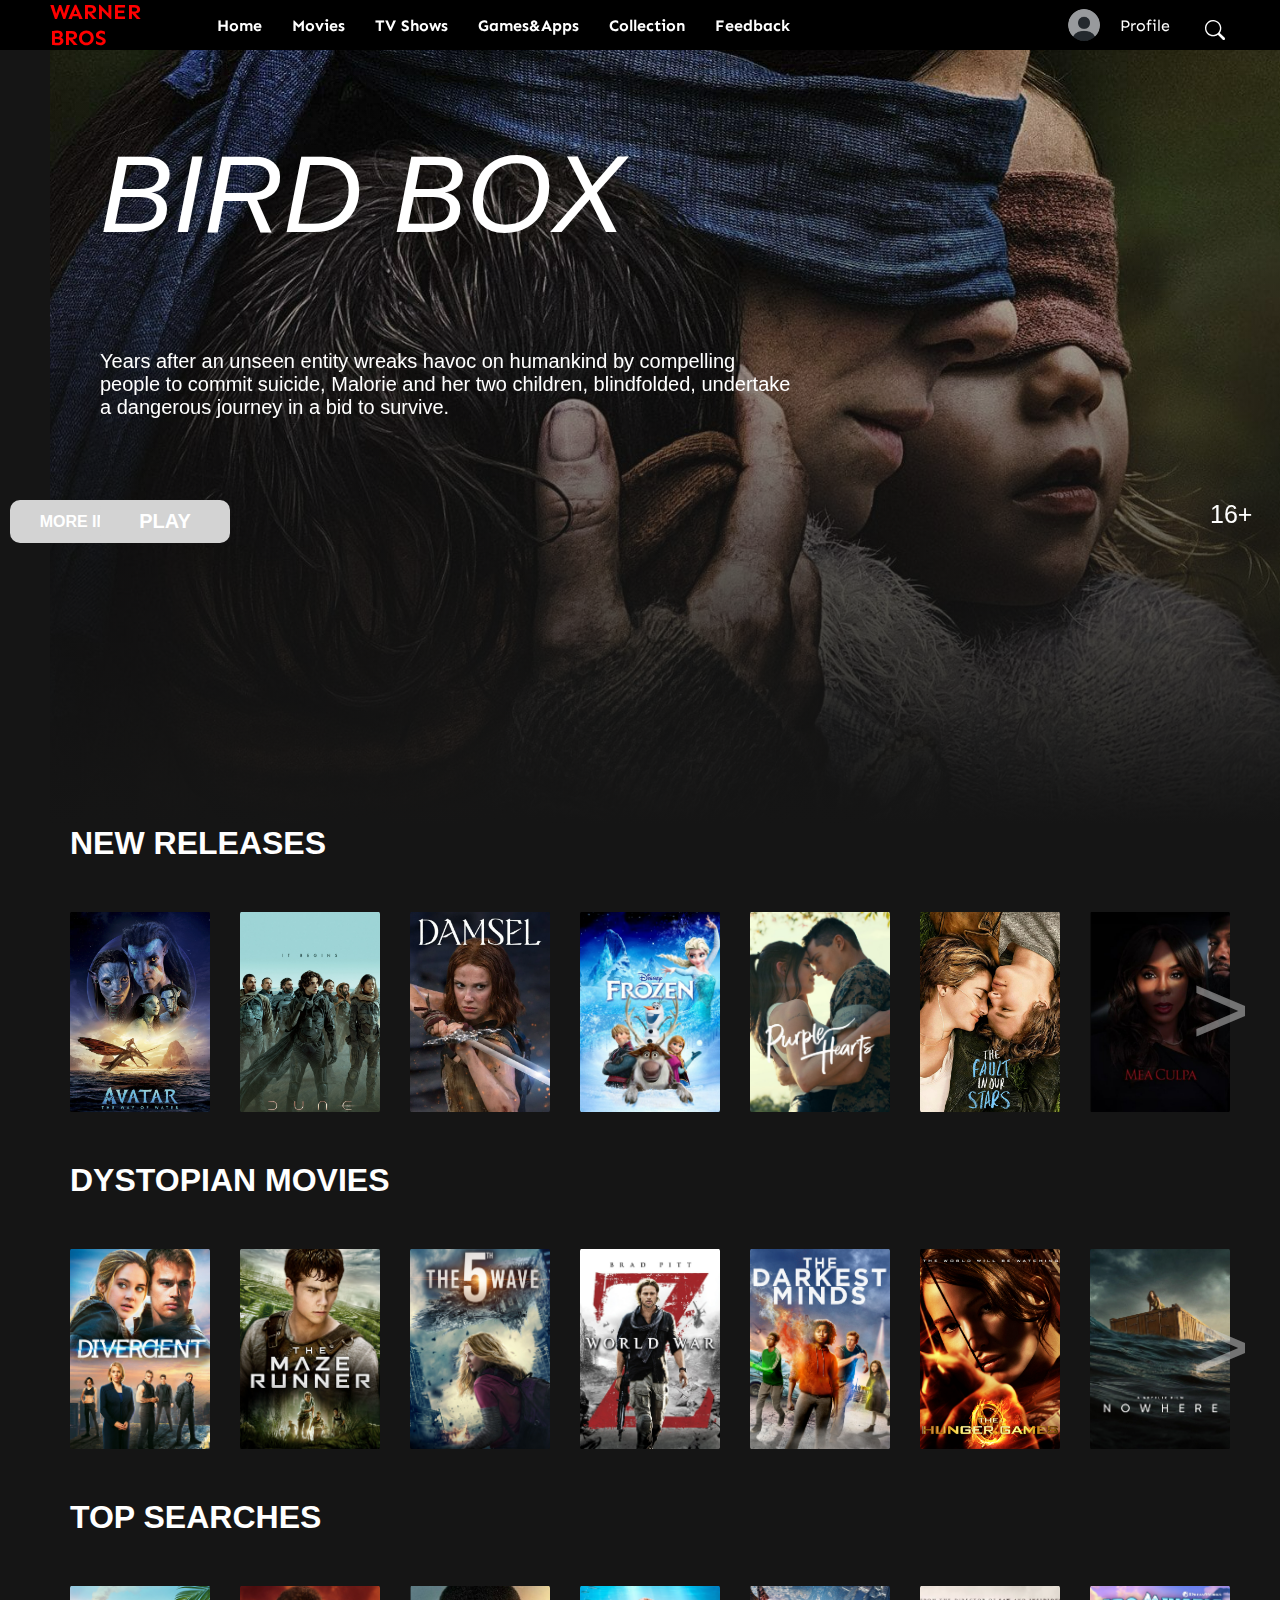
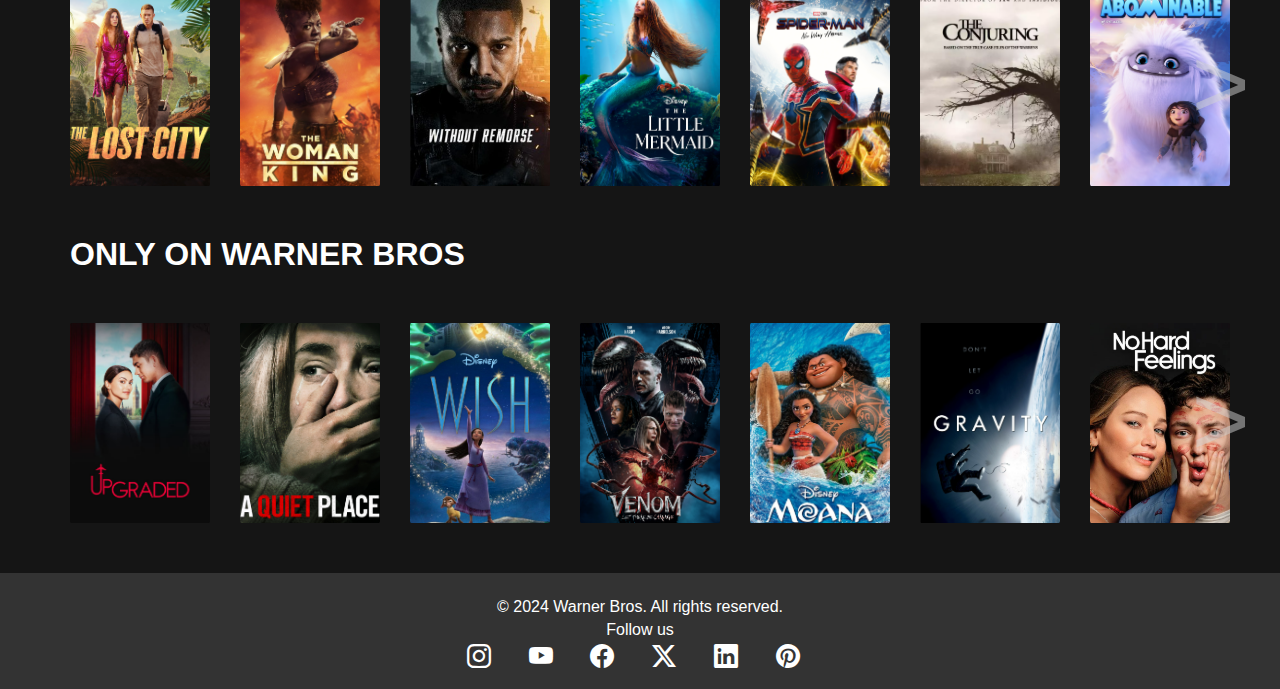
<file: index.html>
<html lang="en">

<head>
    <meta charset="UTF-8">
    <meta http-equiv="X-UA-Compatible" content="IE=edge">
    <meta name="viewport" content="width=device-width, initial-scale=1.0">
    <link rel="stylesheet" href="mystyle.css">
    <link rel="stylesheet" href="https://fonts.googleapis.com/css2?family=Roboto:wght@100;300;400;500;700;900&family=Sen:wght@400;700;800&display=swap">
    <link rel="stylesheet" href="https://cdn.jsdelivr.net/npm/bootstrap-icons@1.11.3/font/bootstrap-icons.min.css">
    <link rel="shortcut icon" href="images/logo.png" type="image/x-icon">
    <title>WARNER BROS</title>
</head>

<body>
    <header>
    <div class="navbar">
        <div class="navbar-container">
            <div class="logo-container">
                <h1 class="logo">WARNER BROS</h1>
            </div>
            <div class="menu-container">
                <ul class="menu-list">
                    <li><a href="index.html" class="menu-list-item active">Home</a></li>
                    <li><a href="movies.html" class="menu-list-item active">Movies</a></li>
                    <li><a href="tv shows.html" class="menu-list-item active">TV Shows</a></li>
                    <li><a href="games&apps.html" class="menu-list-item active">Games&Apps</a></li>
                    <li><a href="collection.html" class="menu-list-item active">Collection</a></li>
                    <li><a href="feedback.html" class="menu-list-item active">Feedback</a></li>

                </ul>
            </div>
            <div class="profile-container">
                <img class="profile-picture" src="images/user.png" alt="user">
                <div class="profile-text-container">
                    <span class="profile-text">Profile</span>
                </div>                
            </div>
            <div class="button">
                <span class="btn1"><i class="bi bi-search" style="width: 10px; height:10px;"></i></span> 
            </div>
        </div>
    </div>
    </header>
    
    <div class="container">
        <div class="content-container">
            <div class="featured-content"
                style="background: linear-gradient(to bottom, rgba(0,0,0,0), #151515), url('images/birdboxx.png');">
                <p class="featured-desc" style="position: absolute; top: 100px; font-size: 110px; font-style:oblique;">BIRD BOX</p> 
                <p class="featured-descc">Years after an unseen entity wreaks havoc on humankind by compelling people to commit suicide, Malorie and her two children, blindfolded, undertake a dangerous journey in a bid to survive.</p>
                <p class="movie-details" style="width: 10px; position: absolute; top: 500px; right: 60px; font-size: 25px;">16+</p>
                <button class="featured-button" style="position:absolute; top: 500px; right: 1120px; font-size: 16px; width: 150px; height:43px;">MORE INFO</button>
                <button class="featured-button" style="position:absolute; top: 500px; font-size: 20px; width: 130px;">PLAY</button>
            </div>
            <section>
            <div class="movie-list-container">
                <h1 class="movie-list-title">NEW RELEASES</h1>
                <div class="movie-list-wrapper">
                    <div class="arrow left-arrow">&lt;</div>
                    <div class="movie-list">
                        <div class="movie-list-item">
                            <img class="movie-list-item-img" src="images/avatar.png" alt="" style="width: 140px; height: 200px; border-radius: 1%;">
                            <span class="movie-list-item-title">AVATAR</span>
                            <p class="movie-list-item-desc"></p>
                            <button class="movie-list-item-button">Recently Added</button>
                        </div>
                        <div class="movie-list-item">
                            <img class="movie-list-item-img" src="images/dune.png" alt="" style="width: 140px; height: 200px; border-radius: 1%;">
                            <span class="movie-list-item-title">DUNE</span>
                            <p class="movie-list-item-desc"></p>
                            <button class="movie-list-item-button">Recently Added</button>
                        </div>
                        <div class="movie-list-item">
                            <img class="movie-list-item-img" src="images/dam.png" alt="" style="width: 140px; height: 200px; border-radius: 1%;">
                            <span class="movie-list-item-title">DAMSEL</span>
                            <p class="movie-list-item-desc"></p>
                            <button class="movie-list-item-button">Recently Added</button>
                        </div>
                        <div class="movie-list-item">
                            <img class="movie-list-item-img" src="images/frozen.png" alt="" style="width: 140px; height: 200px; border-radius: 1%;">
                            <span class="movie-list-item-title">FROZEN</span>
                            <p class="movie-list-item-desc"></p>
                            <button class="movie-list-item-button">Recently Added</button>
                        </div>
                        <div class="movie-list-item">
                            <img class="movie-list-item-img" src="images/purple hearts.png" alt="" style="width: 140px; height: 200px; border-radius: 1%;">
                            <span class="movie-list-item-title">PURPLE HEARTS</span>
                            <p class="movie-list-item-desc"></p>
                            <button class="movie-list-item-button">Recently Added</button>
                        </div>
                        <div class="movie-list-item">
                            <img class="movie-list-item-img" src="images/fault in our stars.png" alt="" style="width: 140px; height: 200px; border-radius: 1%;">
                            <span class="movie-list-item-title">THE FAULT IN OUR STARS</span>
                            <p class="movie-list-item-desc"></p>
                            <button class="movie-list-item-button">Recently Added</button>
                        </div>
                        <div class="movie-list-item">
                            <img class="movie-list-item-img" src="images/mea culpa.png" alt="" style="width: 140px; height: 200px; border-radius: 1%;">
                            <span class="movie-list-item-title">MEA CULPA</span>
                            <p class="movie-list-item-desc"></p>
                            <button class="movie-list-item-button">Recently Added</button>
                        </div>
                        <div class="movie-list-item">
                            <img class="movie-list-item-img" src="images/girls trip.png" alt="" style="width: 140px; height: 200px; border-radius: 1%;">
                            <span class="movie-list-item-title">GIRLS TRIP</span>
                            <p class="movie-list-item-desc"></p>
                            <button class="movie-list-item-button">Recently Added</button>
                        </div>
                        <div class="movie-list-item">
                            <img class="movie-list-item-img" src="images/everything evrything.png" alt="" style="width: 140px; height: 200px; border-radius: 1%;">
                            <span class="movie-list-item-title">EVERYTHING EVERYTHING</span>
                            <p class="movie-list-item-desc"></p>
                            <button class="movie-list-item-button">Recently Added</button>
                        </div>
                        <div class="movie-list-item">
                            <img class="movie-list-item-img" src="images/kung fu.png" alt="" style="width: 140px; height: 200px; border-radius: 1%;">
                            <span class="movie-list-item-title">KUNG FU PANDA</span>
                            <p class="movie-list-item-desc"></p>
                            <button class="movie-list-item-button">Recently Added</button>
                        </div>
                    </div>
                    <div class="arrow right-arrow">&gt;</div>
                </div>
            </div>
            <div class="movie-list-container">
                <h1 class="movie-list-title">DYSTOPIAN MOVIES</h1>
                <div class="movie-list-wrapper">
                    <div class="arrow left-arrow">&lt;</div>
                    <div class="movie-list">
                        <div class="movie-list-item">
                            <img class="movie-list-item-img" src="images/divergent.png" alt="" style="width: 140px; height: 200px; border-radius: 1%;">
                            <span class="movie-list-item-title">DIVERGENT</span>
                            <p class="movie-list-item-desc">2014  Action/Sci-fi   2hr 19m</p>
                            <button class="movie-list-item-button">Watch</button>
                        </div>
                        <div class="movie-list-item">
                            <img class="movie-list-item-img" src="images/maze runner.png" alt="" style="width: 140px; height: 200px; border-radius: 1%;">
                            <span class="movie-list-item-title">MAZE RUNNER</span>
                            <p class="movie-list-item-desc">2014 Sci-fi/Action 1hr 53m</p>
                            <button class="movie-list-item-button">Watch</button>
                        </div>
                        <div class="movie-list-item">
                            <img class="movie-list-item-img" src="images/5th wave.png" alt="" style="width: 140px; height: 200px; border-radius: 1%;">
                            <span class="movie-list-item-title">THE 5TH WAVE</span>
                            <p class="movie-list-item-desc">2016 Sci-fi/Action 1h 52m</p>
                            <button class="movie-list-item-button">Watch</button>
                        </div>
                        <div class="movie-list-item">
                            <img class="movie-list-item-img" src="images/world war z.png" alt="" style="width: 140px; height: 200px; border-radius: 1%;">
                            <span class="movie-list-item-title">WORLD WAR Z</span>
                            <p class="movie-list-item-desc">2013 Horror/Action 1hr 56m</p>
                            <button class="movie-list-item-button">Watch</button>
                        </div>
                        <div class="movie-list-item">
                            <img class="movie-list-item-img" src="images/darkest minds.png" alt="" style="width: 140px; height: 200px; border-radius: 1%;">
                            <span class="movie-list-item-title">THE DARKEST MINDS</span>
                            <p class="movie-list-item-desc">2018 Sci-fi/Action 1hr 45m</p>
                            <button class="movie-list-item-button">Watch</button>
                        </div>
                        <div class="movie-list-item">
                            <img class="movie-list-item-img" src="images/hunger games.png" alt="" style="width: 140px; height: 200px; border-radius: 1%;">
                            <span class="movie-list-item-title">THE HUNGER GAMES</span>
                            <p class="movie-list-item-desc">2012 Action/Adventure 2hr 22m</p>
                            <button class="movie-list-item-button">Watch</button>
                        </div>
                        <div class="movie-list-item">
                            <img class="movie-list-item-img" src="images/nowhere.png" alt="" style="width: 140px; height: 200px; border-radius: 1%;">
                            <span class="movie-list-item-title">NOWHERE</span>
                            <p class="movie-list-item-desc">2023 Thriller/Drama 1hr 49m</p>
                            <button class="movie-list-item-button">Watch</button>
                        </div>
                        <div class="movie-list-item">
                            <img class="movie-list-item-img" src="images/extinction.png" alt="" style="width: 140px; height: 200px; border-radius: 1%;">
                            <span class="movie-list-item-title">EXTINCTION</span>
                            <p class="movie-list-item-desc"></p>
                            <button class="movie-list-item-button">Watch</button>
                        </div>
                        <div class="movie-list-item">
                            <img class="movie-list-item-img" src="images/how it ends.png" alt="" style="width: 140px; height: 200px; border-radius: 1%;">
                            <span class="movie-list-item-title">HOW IT ENDS</span>
                            <p class="movie-list-item-desc"></p>
                            <button class="movie-list-item-button">Watch</button>
                        </div>
                        <div class="movie-list-item">
                            <img class="movie-list-item-img" src="images/the happening.png" alt="" style="width: 140px; height: 200px; border-radius: 1%;">
                            <span class="movie-list-item-title">THE HAPPENING</span>
                            <p class="movie-list-item-desc"></p>
                            <button class="movie-list-item-button">Watch</button>
                        </div>
                    </div>
                    <div class="arrow right-arrow">&gt;</div>
                </div>
            </div>
            
            <div class="movie-list-container">
                <h1 class="movie-list-title">TOP SEARCHES</h1>
                <div class="movie-list-wrapper">
                    <div class="arrow left-arrow">&lt;</div>
                    <div class="movie-list">
                        <div class="movie-list-item">
                            <img class="movie-list-item-img" src="images/the lost city.png" alt="" style="width: 140px; height: 200px; border-radius: 1%;">
                            <span class="movie-list-item-title">THE LOST CITY</span>
                            <p class="movie-list-item-desc"></p>
                            <button class="movie-list-item-button">Watch</button>
                        </div>
                        <div class="movie-list-item">
                            <img class="movie-list-item-img" src="images/woman king.png" alt="" style="width: 140px; height: 200px; border-radius: 1%;">
                            <span class="movie-list-item-title">THE WOMAN KING</span>
                            <p class="movie-list-item-desc"></p>
                            <button class="movie-list-item-button">Watch</button>
                        </div>
                        <div class="movie-list-item">
                            <img class="movie-list-item-img" src="images/without remorse.png" alt="" style="width: 140px; height: 200px; border-radius: 1%;">
                            <span class="movie-list-item-title">WITHOUT REMORSE</span>
                            <p class="movie-list-item-desc"></p>
                            <button class="movie-list-item-button">Watch</button>
                        </div>
                        <div class="movie-list-item">
                            <img class="movie-list-item-img" src="images/mermaid.png" alt="" style="width: 140px; height: 200px; border-radius: 1%;">
                            <span class="movie-list-item-title">THE LITTLE MERMAID</span>
                            <p class="movie-list-item-desc"></p>
                            <button class="movie-list-item-button">Watch</button>
                        </div>
                        <div class="movie-list-item">
                            <img class="movie-list-item-img" src="images/spider man.png" alt="" style="width: 140px; height: 200px; border-radius: 1%;">
                            <span class="movie-list-item-title">SPIDER MAN</span>
                            <p class="movie-list-item-desc"></p>
                            <button class="movie-list-item-button">Watch</button>
                        </div>
                        <div class="movie-list-item">
                            <img class="movie-list-item-img" src="images/the conjuring.png" alt="" style="width: 140px; height: 200px; border-radius: 1%;">
                            <span class="movie-list-item-title">THE CONJURING</span>
                            <p class="movie-list-item-desc"></p>
                            <button class="movie-list-item-button">Watch</button>
                        </div>
                        <div class="movie-list-item">
                            <img class="movie-list-item-img" src="images/abominable.png" alt="" style="width: 140px; height: 200px; border-radius: 1%;">
                            <span class="movie-list-item-title">ABOMINABLE</span>
                            <p class="movie-list-item-desc"></p>
                            <button class="movie-list-item-button">Watch</button>
                        </div>
                        <div class="movie-list-item">
                            <img class="movie-list-item-img" src="images/goosebumps.png" alt="" style="width: 140px; height: 200px; border-radius: 1%;">
                            <span class="movie-list-item-title">GOOSEBUMPS</span>
                            <p class="movie-list-item-desc"></p>
                            <button class="movie-list-item-button">Watch</button>
                        </div>
                        <div class="movie-list-item">
                            <img class="movie-list-item-img" src="images/gone girl.png" alt="" style="width: 140px; height: 200px; border-radius: 1%;">
                            <span class="movie-list-item-title">GONE GIRL</span>
                            <p class="movie-list-item-desc"></p>
                            <button class="movie-list-item-button">Watch</button>
                        </div>
                        <div class="movie-list-item">
                            <img class="movie-list-item-img" src="images/johnny english.png" alt="" style="width: 140px; height: 200px; border-radius: 1%;">
                            <span class="movie-list-item-title">JOHNY ENGLISH</span>
                            <p class="movie-list-item-desc"></p>
                            <button class="movie-list-item-button">Watch</button>
                        </div>
                    </div>
                    <div class="arrow right-arrow">&gt;</div>
                </div>
            </div>
            <div class="movie-list-container">
                <h1 class="movie-list-title">ONLY ON WARNER BROS</h1>
                <div class="movie-list-wrapper">
                    <div class="arrow left-arrow">&lt;</div>
                    <div class="movie-list">
                        <div class="movie-list-item">
                            <img class="movie-list-item-img" src="images/upgraded.png" alt="" style="width: 140px; height: 200px; border-radius: 1%;">
                            <span class="movie-list-item-title">UPGRADED</span>
                            <p class="movie-list-item-desc"></p>
                            <button class="movie-list-item-button">Watch</button>
                        </div>
                        <div class="movie-list-item">
                            <img class="movie-list-item-img" src="images/quite place.png" alt="" style="width: 140px; height: 200px; border-radius: 1%;">
                            <span class="movie-list-item-title">THE QUIET PLACE</span>
                            <p class="movie-list-item-desc"></p>
                            <button class="movie-list-item-button">Watch</button>
                        </div>
                        <div class="movie-list-item">
                            <img class="movie-list-item-img" src="images/wish.png" alt="" style="width: 140px; height: 200px; border-radius: 1%;">
                            <span class="movie-list-item-title">WISH</span>
                            <p class="movie-list-item-desc"></p>
                            <button class="movie-list-item-button">Watch</button>
                        </div>
                        <div class="movie-list-item">
                            <img class="movie-list-item-img" src="images/venom.png" alt="" style="width: 140px; height: 200px; border-radius: 1%;">
                            <span class="movie-list-item-title">WAGES OF FEAR</span>
                            <p class="movie-list-item-desc"></p>
                            <button class="movie-list-item-button">Watch</button>
                        </div>
                        <div class="movie-list-item">
                            <img class="movie-list-item-img" src="images/moana.png" alt="" style="width: 140px; height: 200px; border-radius: 1%;">
                            <span class="movie-list-item-title">MOANA</span>
                            <p class="movie-list-item-desc"></p>
                            <button class="movie-list-item-button">Watch</button>
                        </div>
                        <div class="movie-list-item">
                            <img class="movie-list-item-img" src="images/gravity.png" alt="" style="width: 140px; height: 200px; border-radius: 1%;">
                            <span class="movie-list-item-title">GRAVITY</span>
                            <p class="movie-list-item-desc"></p>
                            <button class="movie-list-item-button">Watch</button>
                        </div>
                        <div class="movie-list-item">
                            <img class="movie-list-item-img" src="images/no hard feelings.png" alt="" style="width: 140px; height: 200px; border-radius: 1%;">
                            <span class="movie-list-item-title">NO HARD FEELINGS</span>
                            <p class="movie-list-item-desc"></p>
                            <button class="movie-list-item-button">Watch</button>
                        </div>
                        <div class="movie-list-item">
                            <img class="movie-list-item-img" src="images/alvin.png" alt="" style="width: 140px; height: 200px; border-radius: 1%;">
                            <span class="movie-list-item-title">ALVIN AND THE CHIPMUNKS</span>
                            <p class="movie-list-item-desc"></p>
                            <button class="movie-list-item-button">Watch</button>
                        </div>
                        <div class="movie-list-item">
                            <img class="movie-list-item-img" src="images/charlies angels.png" alt="" style="width: 140px; height: 200px; border-radius: 1%;">
                            <span class="movie-list-item-title">CHARLIE'S ANGELS</span>
                            <p class="movie-list-item-desc"></p>
                            <button class="movie-list-item-button">Watch</button>
                        </div>
                        <div class="movie-list-item">
                            <img class="movie-list-item-img" src="images/black panther.png" alt="" style="width: 140px; height: 200px; border-radius: 1%;">
                            <span class="movie-list-item-title">BLACK PANTHER</span>
                            <p class="movie-list-item-desc"></p>
                            <button class="movie-list-item-button">Watch</button>
                        </div>
                    </div>
                    <div class="arrow right-arrow">&gt;</div>
                </div>
            </div>
        </div>
    </div>
    </section>
    <script src="script.js"></script>
    <footer>
        <p>&copy; 2024 Warner Bros. All rights reserved.</p>
        <p>Follow us</p>
        <a href="https://www.instagram.com/warnerbrosentertainment" target="_blank" aria-label="Instagram"><i class="bi bi-instagram"></i></a>&nbsp;&nbsp;&nbsp;
        <a href="https://www.youtube.com/user/WarnerBrosOnline" target="_blank" aria-label="YouTube"><i class="bi bi-youtube"></i></a>&nbsp;&nbsp;&nbsp;
        <a href="https://www.facebook.com/warnerbrosent" target="_blank" aria-label="Facebook"><i class="bi bi-facebook"></i></a>&nbsp;&nbsp;&nbsp;
        <a href="https://twitter.com/warnerbros" target="_blank" aria-label="Twitter"><i class="bi bi-twitter-x"></i></a>&nbsp;&nbsp;&nbsp;
        <a href="https://www.linkedin.com/company/warner-bros-entertainment" target="_blank" aria-label="LinkedIn"><i class="bi bi-linkedin"></i></a>&nbsp;&nbsp;&nbsp;
        <a href="https://pin.it/2JUZkU4TT" target="_blank" aria-label="Pinterest"><i class="bi bi-pinterest"></i></a>&nbsp;&nbsp;&nbsp;
    </footer>   
</body>
</html>
</file>
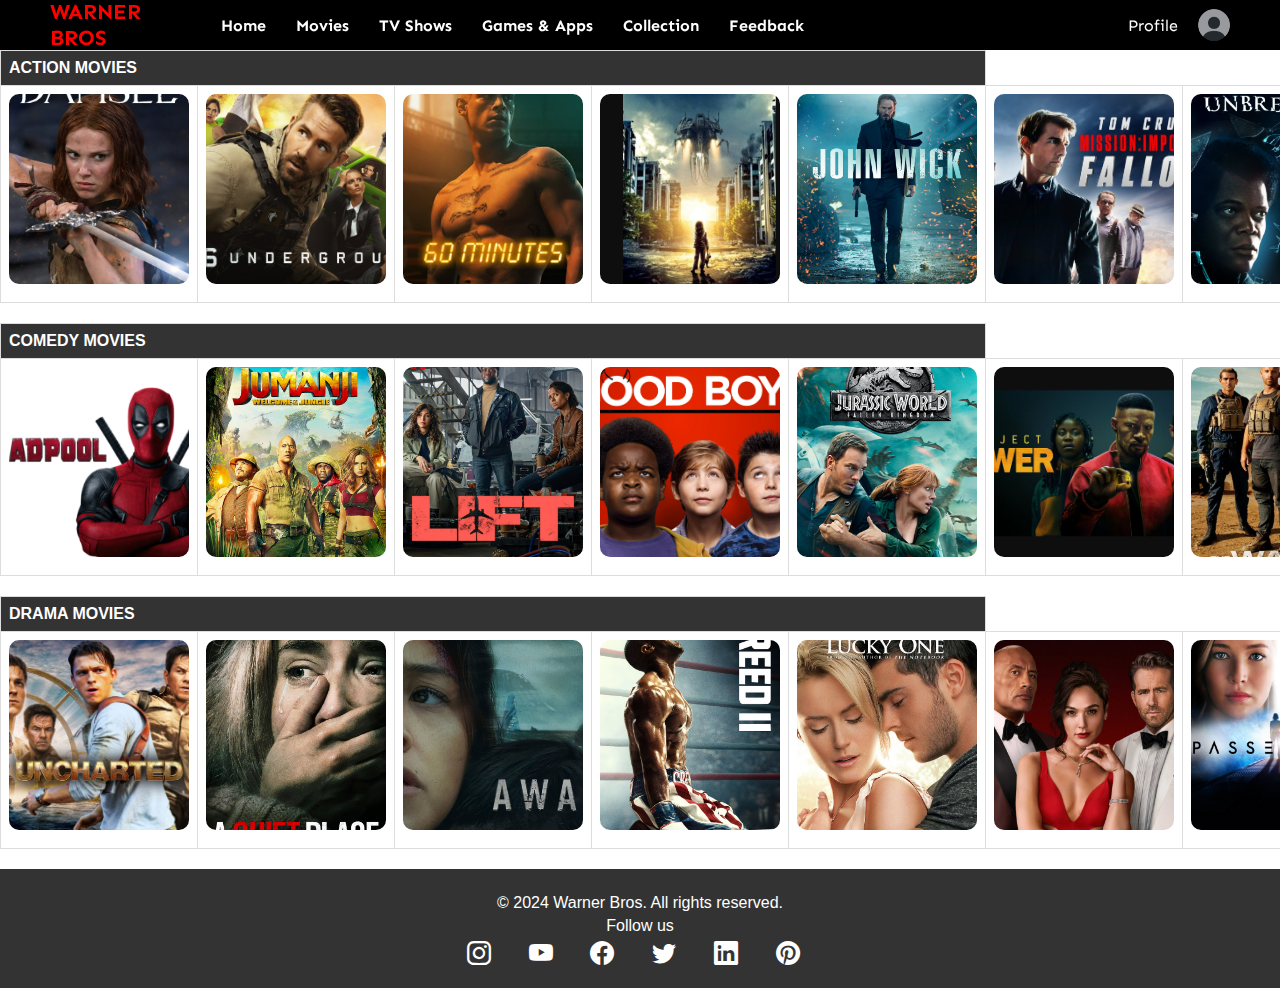
<file: collection.html>
<!DOCTYPE html>
<html lang="en">
<head>
    <meta charset="UTF-8">
    <meta name="viewport" content="width=device-width, initial-scale=1.0">
    <link rel="stylesheet" href="https://fonts.googleapis.com/css2?family=Roboto:wght@100;300;400;500;700;900&family=Sen:wght@400;700;800&display=swap">
    <link rel="stylesheet" href="https://cdn.jsdelivr.net/npm/bootstrap-icons@1.11.3/font/bootstrap-icons.min.css">
    <link rel="stylesheet" href="mystyle.css">
    <title>WARNER BROS</title>
    <style>
        .genre-table {
            width: 50%;
            margin-bottom: 20px;
            border-collapse: collapse;
        }

        .genre-table th, .genre-table td {
            border: 1px solid #ddd;
            padding: 8px;
            text-align: left;
        }

        .genre-table th {
            color: white;
        }

        .arrow {
            font-size: 25px;
            cursor: pointer;
            color: lightgray;
            opacity: 0.5;
        }

        .arrow:hover {
            opacity: 1;
        }

        .movie-list {
            display: flex;
            overflow:hidden;
            transition: transform 0.5s ease-in-out;
        }

        .movie-list-item {
            margin-right: 30px;
            position: relative;
            width: 150px;
            height: 200px;
        }
        .movie-list-item-img{
            width: 180px;
            height: 190px;
            object-fit: cover;
            border-radius: 10px;

        }
        
    </style>
</head>
<body>
    <header>
    <nav class="navbar">
        <div class="navbar-container">
            <div class="logo-container">
                <h1 class="logo">WARNER BROS</h1>
            </div>
            <div class="menu-container">
                <ul class="menu-list">
                    <li><a href="index.html" class="menu-list-item active">Home</a></li>
                    <li><a href="movies.html" class="menu-list-item active">Movies</a></li>
                    <li><a href="tv shows.html" class="menu-list-item active">TV Shows</a></li>
                    <li><a href="games&apps.html" class="menu-list-item active">Games & Apps</a></li>
                    <li><a href="collection.html" class="menu-list-item active">Collection</a></li>
                    <li><a href="feedback.html" class="menu-list-item active">Feedback</a></li>
                </ul>
            </div>
            <div class="profile-container">
                <div class="profile-text-container">Profile</div>
                <img src="images/user.png" alt="Profile" class="profile-picture">
            </div>
        </div>
    </nav>
    </header>
    
    <section>
        <table class="genre-table">
            <thead>
                <tr>
                    <th colspan="5">ACTION MOVIES</th>
                </tr>
            </thead>
            <tbody>
                <tr>
                    <td>
                        <div class="movie-list-item">
                            <img src="images/dam.png" alt="Damsel" class="movie-list-item-img">
                            <div class="movie-list-item-title">DAMSEL</div>
                            <button class="movie-list-item-button">Watch</button>
                        </div>
                    </td>
                    <td>
                        <div class="movie-list-item">
                            <img src="images/6 underground.png" alt="6 Underground" class="movie-list-item-img">
                            <div class="movie-list-item-title">6 UNDERGROUND</div>
                            <button class="movie-list-item-button">Watch</button>
                        </div>
                    </td>
                    <td>
                        <div class="movie-list-item">
                            <img src="images/60 minutes.png" alt="60 Minutes" class="movie-list-item-img">
                            <div class="movie-list-item-title">60 MINUTES</div>
                            <button class="movie-list-item-button">Watch</button>
                        </div>
                    </td>
                    <td>
                        <div class="movie-list-item">
                            <img src="images/extinction.png" alt="Extinction" class="movie-list-item-img">
                            <div class="movie-list-item-title">EXTINCTION</div>
                            <button class="movie-list-item-button">Watch</button>
                        </div>
                    </td>
                    <td>
                        <div class="movie-list-item">
                            <img src="images/john wick.png" alt="John Wick" class="movie-list-item-img">
                            <div class="movie-list-item-title">JOHN WICK</div>
                            <button class="movie-list-item-button">Watch</button>
                        </div>
                    </td>
                    <td>
                        <div class="movie-list-item">
                            <img src="images/mission impossible.png" alt="Mission impossible" class="movie-list-item-img">
                            <div class="movie-list-item-title">MISSION IMPOSSIBLE</div>
                            <button class="movie-list-item-button">Watch</button>
                        </div>
                    </td>
                    <td>
                        <div class="movie-list-item">
                            <img src="images/unbreakable.png" alt="Unbreakable" class="movie-list-item-img">
                            <div class="movie-list-item-title">UNBREAKABLE</div>
                            <button class="movie-list-item-button">Watch</button>
                        </div>
                    </td>
                    <td>
                        <div class="movie-list-item">
                            <img src="images/source code.png" alt="Source code" class="movie-list-item-img">
                            <div class="movie-list-item-title">SOURCE CODE</div>
                            <button class="movie-list-item-button">Watch</button>
                        </div>
                    </td>
                </tr>
            </tbody>
        </table>
        
        <table class="genre-table">
            <thead>
                <tr>
                    <th colspan="5">COMEDY MOVIES</th>
                </tr>
            </thead>
            <tbody>
                <tr>
                    <td>
                        <div class="movie-list-item">
                            <img src="images/deadpool.png" alt="Deadpool" class="movie-list-item-img">
                            <div class="movie-list-item-title">DEADPOOL</div>
                            <button class="movie-list-item-button">Watch</button>
                        </div>
                    </td>
                    <td>
                        <div class="movie-list-item">
                            <img src="images/jumanji.png" alt="Jumanji" class="movie-list-item-img">
                            <div class="movie-list-item-title">JUMANJI</div>
                            <button class="movie-list-item-button">Watch</button>
                        </div>
                    </td>
                    <td>
                        <div class="movie-list-item">
                            <img src="images/lift.png" alt="Lift" class="movie-list-item-img">
                            <div class="movie-list-item-title">LIFT</div>
                            <button class="movie-list-item-button">Watch</button>
                        </div>
                    </td>
                    <td>
                        <div class="movie-list-item">
                            <img src="images/good boys.png" alt="Good Boys" class="movie-list-item-img">
                            <div class="movie-list-item-title">GOOD BOYS</div>
                            <button class="movie-list-item-button">Watch</button>
                        </div>
                    </td>
                    <td>
                        <div class="movie-list-item">
                            <img src="images/jurassic world.png" alt="Jurassic World" class="movie-list-item-img">
                            <div class="movie-list-item-title">JURASSIC WORLD</div>
                            <button class="movie-list-item-button">Watch</button>
                        </div>
                    </td>
                    <td>
                        <div class="movie-list-item">
                            <img src="images/project power.png" alt="Project power" class="movie-list-item-img">
                            <div class="movie-list-item-title">PROJECT POWER</div>
                            <button class="movie-list-item-button">Watch</button>
                        </div>
                    </td>
                    <td>
                        <div class="movie-list-item">
                            <img src="images/wages of fear.png" alt="Wages of fear" class="movie-list-item-img">
                            <div class="movie-list-item-title">WAGES OF FEAR</div>
                            <button class="movie-list-item-button">Watch</button>
                        </div>
                    </td>
                    <td>
                        <div class="movie-list-item">
                            <img src="images/salt.png" alt="Salt" class="movie-list-item-img">
                            <div class="movie-list-item-title">SALT</div>
                            <button class="movie-list-item-button">Watch</button>
                        </div>
                    </td>
                </tr>
            </tbody>
        </table>
        
        <table class="genre-table">
            <thead>
                <tr>
                    <th colspan="5">DRAMA MOVIES</th>
                </tr>
            </thead>
            <tbody>
                <tr>
                    <td>
                        <div class="movie-list-item">
                            <img src="images/unchartered.png" alt="Uncharted" class="movie-list-item-img">
                            <div class="movie-list-item-title">UNCHARTED</div>
                            <button class="movie-list-item-button">Watch</button>
                        </div>
                    </td>
                    <td>
                        <div class="movie-list-item">
                            <img src="images/quite place.png" alt="A Quiet Place" class="movie-list-item-img">
                            <div class="movie-list-item-title">A QUIET PLACE</div>
                            <button class="movie-list-item-button">Watch</button>
                        </div>
                    </td>
                    <td>
                        <div class="movie-list-item">
                            <img src="images/awake.png" alt="Awake" class="movie-list-item-img">
                            <div class="movie-list-item-title">AWAKE</div>
                            <button class="movie-list-item-button">Watch</button>
                        </div>
                    </td>
                    <td>
                        <div class="movie-list-item">
                            <img src="images/creed.png" alt="Creed" class="movie-list-item-img">
                            <div class="movie-list-item-title">CREED</div>
                            <button class="movie-list-item-button">Watch</button>
                        </div>
                    </td>
                    <td>
                        <div class="movie-list-item">
                            <img src="images/lucky one.png" alt="The Lucky One" class="movie-list-item-img">
                            <div class="movie-list-item-title">THE LUCKY ONE</div>
                            <button class="movie-list-item-button">Watch</button>
                        </div>
                    </td>
                    <td>
                        <div class="movie-list-item">
                            <img src="images/red notice.png" alt="Red notice" class="movie-list-item-img">
                            <div class="movie-list-item-title">RED NOTICE</div>
                            <button class="movie-list-item-button">Watch</button>
                        </div>
                    </td>
                    <td>
                        <div class="movie-list-item">
                            <img src="images/passengers.png" alt="Passengers" class="movie-list-item-img">
                            <div class="movie-list-item-title">PASSENGERS</div>
                            <button class="movie-list-item-button">Watch</button>
                        </div>
                    </td>
                    <td>
                        <div class="movie-list-item">
                            <img src="images/night teeth.png" alt="Night teeth" class="movie-list-item-img">
                            <div class="movie-list-item-title">NIGHT TEETH</div>
                            <button class="movie-list-item-button">Watch</button>
                        </div>
                    </td>
                </tr>
            </tbody>
        </table>
    </section>
    <script src="script.js"></script>
    <footer>
        <p>&copy; 2024 Warner Bros. All rights reserved.</p>
        <p>Follow us</p>
        <a href="https://www.instagram.com/warnerbrosentertainment" target="_blank" aria-label="Instagram"><i class="bi bi-instagram"></i></a>&nbsp;&nbsp;&nbsp;
        <a href="https://www.youtube.com/user/WarnerBrosOnline" target="_blank" aria-label="YouTube"><i class="bi bi-youtube"></i></a>&nbsp;&nbsp;&nbsp;
        <a href="https://www.facebook.com/warnerbrosent" target="_blank" aria-label="Facebook"><i class="bi bi-facebook"></i></a>&nbsp;&nbsp;&nbsp;
        <a href="https://twitter.com/warnerbros" target="_blank" aria-label="Twitter"><i class="bi bi-twitter"></i></a>&nbsp;&nbsp;&nbsp;
        <a href="https://www.linkedin.com/company/warner-bros-entertainment" target="_blank" aria-label="LinkedIn"><i class="bi bi-linkedin"></i></a>&nbsp;&nbsp;&nbsp;
        <a href="https://www.pinterest.com/warnerbros" target="_blank" aria-label="Pinterest"><i class="bi bi-pinterest"></i></a>&nbsp;&nbsp;&nbsp;
    </footer>
</body>
</html>
</file>
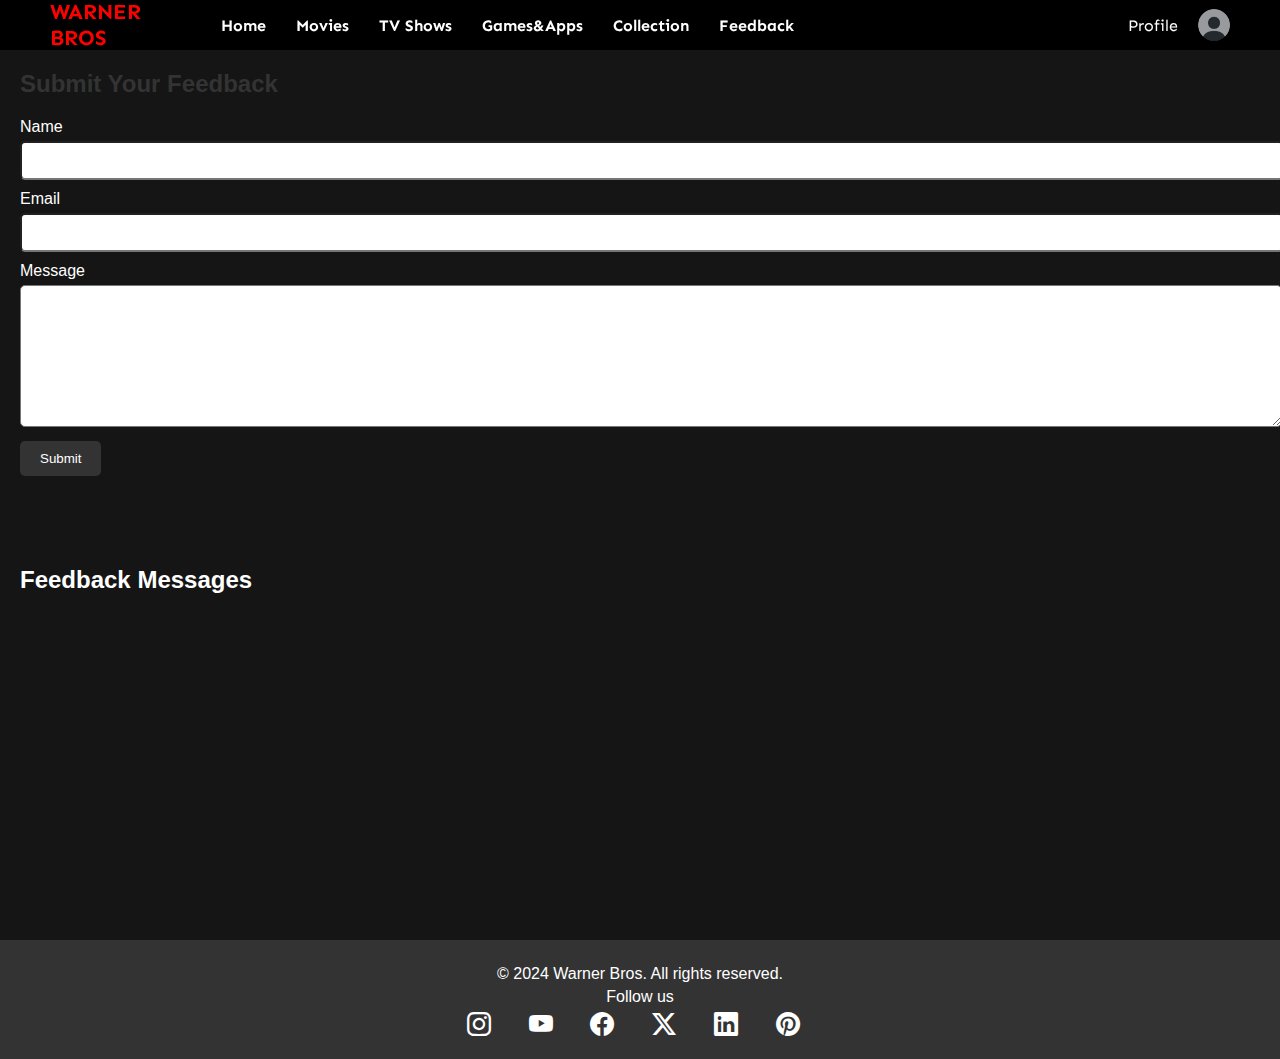
<file: feedback.html>
<!DOCTYPE html>
<html lang="en">
<head>
    <meta charset="UTF-8">
    <meta name="viewport" content="width=device-width, initial-scale=1.0">
    <link rel="stylesheet" href="https://fonts.googleapis.com/css2?family=Roboto:wght@100;300;400;500;700;900&family=Sen:wght@400;700;800&display=swap">
    <link rel="stylesheet" href="https://cdn.jsdelivr.net/npm/bootstrap-icons@1.11.3/font/bootstrap-icons.min.css">
    <link rel="stylesheet" href="mystyle.css">
    <title>WARNER BROS</title>
    <style>
        body {
            font-family: "Sengui UI", sans-serif;
        }

        .container {
            max-width: 9000px;
            margin: 0 auto;
            padding: 20px;
        }

        .feedback-form {
            margin-bottom: 90px;
        }

        .feedback-form h2 {
            margin-bottom: 20px;
            color: #333;
        }

        .feedback-form label {
            display: block;
            margin-bottom: 5px;
        }

        .feedback-form input, .feedback-form textarea {
            width: 100%;
            padding: 10px;
            margin-bottom: 10px;
            border-radius: 5px;
        }

        .feedback-form button {
            padding: 10px 20px;
            background-color: #333;
            color: white;
            border: none;
            border-radius: 5px;
            cursor: pointer;
        }

        .feedback-form button:hover {
            background-color: #555;
        }

        .feedback-messages {
            margin-top: 40px;
        }

        .feedback-message {
            border: 1px solid #ddd;
            border-radius: 5px;
            padding: 20px;
            margin-bottom: 20px;
        }

        .feedback-message h3 {
            margin: 0 0 10px;
            font-size: 18px;
        }

        .feedback-message p {
            margin: 0;
            font-size: 16px;
        }
        
        footer {
            background-color: #333;
            color: white;
            text-align: center;
            padding: 20px 0;
            font-family: 'Arial', sans-serif;
        }

        footer p {
            margin: 5px 0;
        }

        footer i {
            font-size: 24px;
            margin: 0 10px;
            color: white;
            cursor: pointer;
            transition: color 0.3s ease;
        }
    </style>
</head>
<body>
    <header>
    <div class="navbar">
        <div class="navbar-container">
            <div class="logo-container">
                <h1 class="logo">WARNER BROS</h1>
            </div>
            <div class="menu-container">
                <ul class="menu-list">
                    <li><a href="index.html" class="menu-list-item active">Home<a></li>
                        <li><a href="movies.html" class="menu-list-item active">Movies</a></li>
                        <li><a href="tv shows.html" class="menu-list-item active">TV Shows</a></li>
                        <li><a href="games&apps.html" class="menu-list-item active">Games&Apps</a></li>
                        <li><a href="collection.html" class="menu-list-item active">Collection</a></li>
                        <li><a href="feedback.html" class="menu-list-item active">Feedback</a></li>
                </ul>
            </div>
            <div class="profile-container">
                <div class="profile-text-container">Profile</div>
                <img src="images/user.png" alt="Profile" class="profile-picture">
            </div>
        </div>
    </div>
    </header>

    <div class="container">
        <div class="feedback-form">
            <h2>Submit Your Feedback</h2>
            <form id="feedbackForm">
                <label for="name">Name</label>
                <input type="text" id="name" name="name" required>

                <label for="email">Email</label>
                <input type="email" id="email" name="email" required>

                <label for="message">Message</label>
                <textarea id="message" name="message" rows="8" required></textarea>

                <button type="submit">Submit</button>
            </form>
        </div>

        <div class="feedback-messages" id="feedbackMessages">
            <h2>Feedback Messages</h2>
            <!-- Feedback messages will be inserted here -->
        </div>
    </div>

    <footer>
        <p>&copy; 2024 Warner Bros. All rights reserved.</p>
        <p>Follow us</p>
        <a href="https://www.instagram.com/warnerbrosentertainment" target="_blank" aria-label="Instagram"><i class="bi bi-instagram"></i></a>&nbsp;&nbsp;&nbsp;
        <a href="https://www.youtube.com/user/WarnerBrosOnline" target="_blank" aria-label="YouTube"><i class="bi bi-youtube"></i></a>&nbsp;&nbsp;&nbsp;
        <a href="https://www.facebook.com/warnerbrosent" target="_blank" aria-label="Facebook"><i class="bi bi-facebook"></i></a>&nbsp;&nbsp;&nbsp;
        <a href="https://twitter.com/warnerbros" target="_blank" aria-label="Twitter"><i class="bi bi-twitter-x"></i></a>&nbsp;&nbsp;&nbsp;
        <a href="https://www.linkedin.com/company/warner-bros-entertainment" target="_blank" aria-label="LinkedIn"><i class="bi bi-linkedin"></i></a>&nbsp;&nbsp;&nbsp;
        <a href="https://pin.it/2JUZkU4TT" target="_blank" aria-label="Pinterest"><i class="bi bi-pinterest"></i></a>&nbsp;&nbsp;&nbsp;
    </footer> 

    <script>
        document.getElementById('feedbackForm').addEventListener('submit', function(event) {
            event.preventDefault();
            
            const name = document.getElementById('name').value;
            const email = document.getElementById('email').value;
            const message = document.getElementById('message').value;

            const feedbackMessage = document.createElement('div');
            feedbackMessage.classList.add('feedback-message');
            
            const feedbackTitle = document.createElement('h3');
            feedbackTitle.textContent = name + ' (' + email + ')';
            feedbackMessage.appendChild(feedbackTitle);
            
            const feedbackContent = document.createElement('p');
            feedbackContent.textContent = message;
            feedbackMessage.appendChild(feedbackContent);
            
            document.getElementById('feedbackMessages').appendChild(feedbackMessage);

            // Clear the form
            document.getElementById('feedbackForm').reset();
        });
    </script>
</body>
</html>
</file>
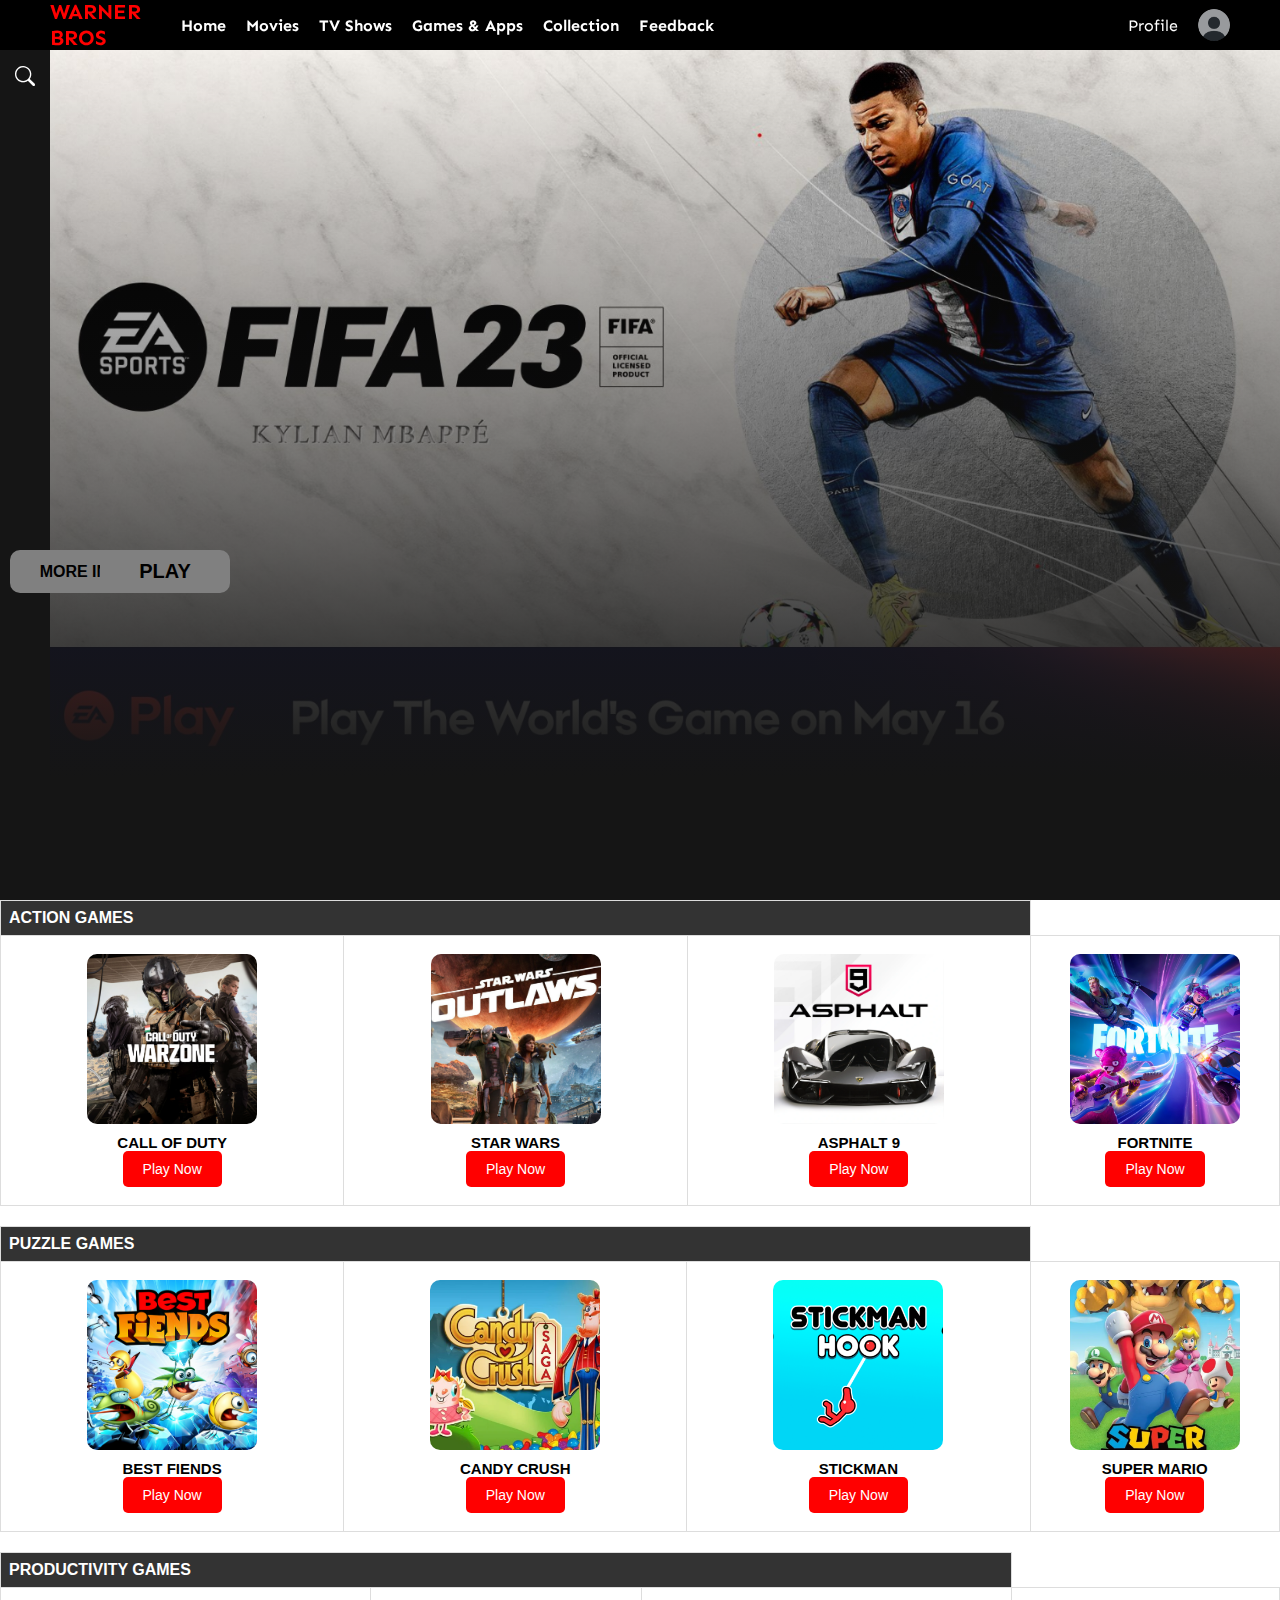
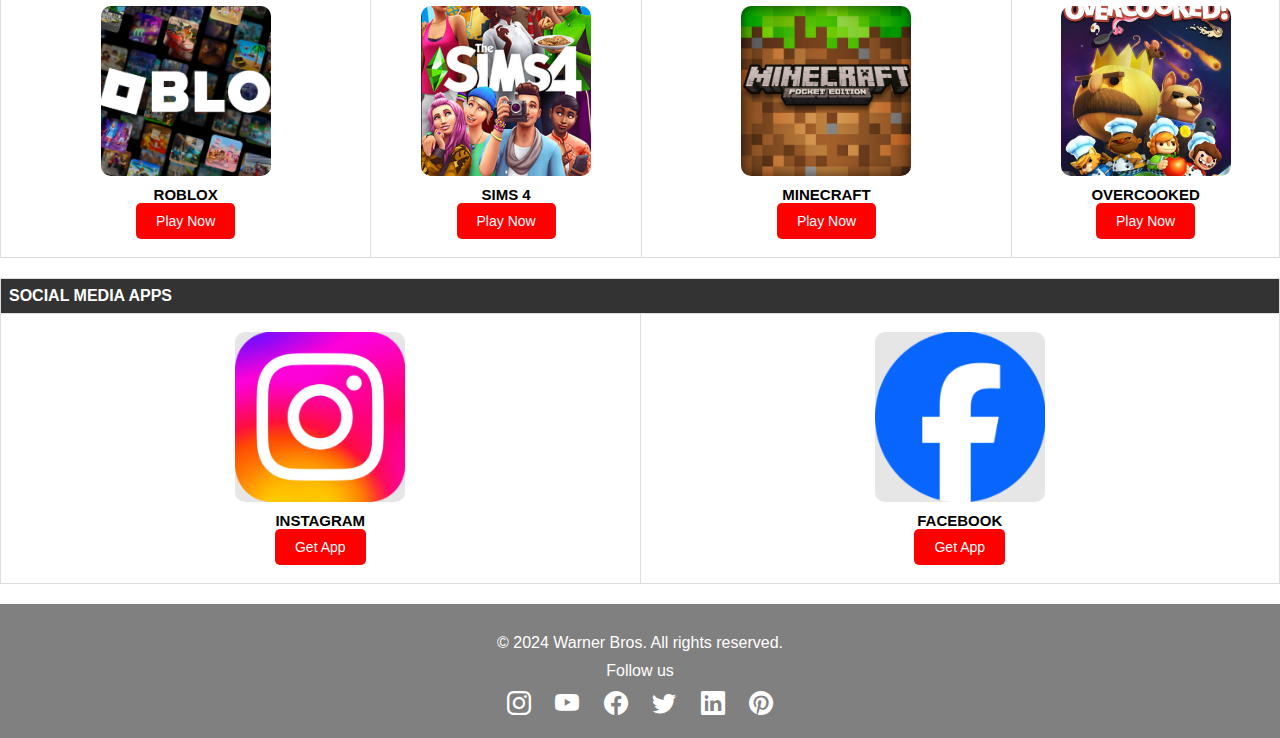
<file: games&apps.html>
<!DOCTYPE html>
<html lang="en">
<head>
    <meta charset="UTF-8">
    <meta name="viewport" content="width=device-width, initial-scale=1.0">
    <link rel="stylesheet" href="https://fonts.googleapis.com/css2?family=Roboto:wght@100;300;400;500;700;900&family=Sen:wght@400;700;800&display=swap">
    <link rel="stylesheet" href="https://cdn.jsdelivr.net/npm/bootstrap-icons@1.11.3/font/bootstrap-icons.min.css">
    <link rel="stylesheet" href="mystyle.css">
    <title>WARNER BROS</title>
    <style>
        .logo-container {
            flex: 1;
        }

        .logo {
            font-size: 21.6px;
            color: red;
        }

        .genre-table {
            width: 100%;
            margin-bottom: 20px;
            border-collapse: collapse;
        }

        .genre-table th, .genre-table td {
            border: 1px solid #ddd;
            padding: 8px;
            text-align: left;
        }

        .genre-table th {
            background-color: #333;
            color: white;
        }

        .item-list-item {
            display: flex;
            flex-direction: column;
            align-items: center;
            padding: 10px;
            text-align: center;
        }

        .item-list-item-img {
            width: 100%;
            max-width: 170px;
            height: 170px;
            object-fit: cover;
            border-radius: 10px;
        }

        .item-list-item-title {
            font-size: 15px;
            font-weight: bold;
            margin-top: 10px;
        }

        .item-list-item-button {
            padding: 10px 20px;
            background-color: red;
            color: white;
            border-radius: 5px;
            border: none;
            cursor: pointer;
            font-size: 14px;
        }

        .item-list-item-button:hover {
            background-color:red;
        }

        .menu-list {
            display: flex;
            list-style: none;
            padding: 0;
        }

        .menu-list-item {
            margin-right: 20px;
        }

        .featured-content {
            height: 70vh;
            padding: 50px;
            background: linear-gradient(to bottom, rgba(0,0,0,0), #151515), url('images/fifa.png') no-repeat center/cover;
            position: relative;
        }

        .featured-button {
            background-color: grey;
            color: black;
            padding: 10px 20px;
            border-radius: 10px;
            border: none;
            outline: none;
            font-weight: bold;
        }

        .featured-button:hover {
            background-color: darkgrey;
        }

        .profile-container {
            flex: 2;
            display: flex;
            align-items: center;
            justify-content: flex-end;
        }

        .profile-text-container {
            margin: 0 20px;
        }

        .profile-picture {
            width: 32px;
            height: 32px;
            border-radius: 50%;
            object-fit: cover;
        }
        .button {
            display: inline-block;
        }
        .btn1 {
            display: flex;
            align-items: center;
            justify-content: center;
            width: 40px;
            height: 40px;
            color: white;
            border-radius: 5px;
            cursor: pointer;
        }
        .btn1 i {
            font-size: 20px;
        }

        footer {
            text-align: center;
            padding: 20px;
            background-color: grey;
        }

        footer p {
            margin: 10px 0;
        }

        footer a {
            text-decoration: none;
            color: inherit;
        }

        footer a:hover {
            text-decoration: none;
        }
    </style>
</head>
<body>
    <header>
    <div class="navbar">
        <div class="navbar-container">
            <div class="logo-container">
                <h1 class="logo">WARNER BROS</h1>
            </div>
            <div class="menu-container">
                <ul class="menu-list">
                    <li><a href="index.html" class="menu-list-item active">Home</a></li>
                    <li><a href="movies.html" class="menu-list-item active">Movies</a></li>
                    <li><a href="tv shows.html" class="menu-list-item active">TV Shows</a></li>
                    <li><a href="games&apps.html" class="menu-list-item active">Games & Apps</a></li>
                    <li><a href="collection.html" class="menu-list-item active">Collection</a></li>
                    <li><a href="feedback.html" class="menu-list-item active">Feedback</a></li>
                </ul>
            </div>
            <div class="profile-container">
                <div class="profile-text-container">Profile</div>
                <img src="images/user.png" alt="Profile" class="profile-picture">
            </div>
        </div>
        <div class="button">
            <span class="btn1"><i class="bi bi-search" style="width: 10px; height:10px;"></i></span>
        </div>
    </div>

    <div class="container">
        <div class="content-container">
            <div class="featured-content">
                <button class="featured-button" style="position: absolute; top: 500px; right: 1120px; font-size: 16px; width: 150px; height: 43px;">MORE INFO</button>
                <button class="featured-button" style="position: absolute; top: 500px; font-size: 20px; width: 130px;">PLAY</button>
            </div>
            </header>
            <section>            
            <table class="genre-table">
                <thead>
                    <tr>
                        <th colspan="3">ACTION GAMES</th>
                    </tr>
                </thead>
                <tbody>
                    <tr>
                        <td>
                            <div class="item-list-item">
                                <img src="images/call of duty.png" alt="Call of Duty" class="item-list-item-img">
                                <div class="item-list-item-title">CALL OF DUTY</div>
                                <button class="item-list-item-button">Play Now</button>
                            </div>
                        </td>
                        <td>
                            <div class="item-list-item">
                                <img src="images/star wars.png" alt="Star Wars" class="item-list-item-img">
                                <div class="item-list-item-title">STAR WARS</div>
                                <button class="item-list-item-button">Play Now</button>
                            </div>
                        </td>
                        <td>
                            <div class="item-list-item">
                                <img src="images/asphalt.png" alt="Asphalt 9" class="item-list-item-img">
                                <div class="item-list-item-title">ASPHALT 9</div>
                                <button class="item-list-item-button">Play Now</button>
                            </div>
                        </td>
                        <td>
                            <div class="item-list-item">
                                <img src="images/fortnitee.png" alt="Fortnite" class="item-list-item-img">
                                <div class="item-list-item-title">FORTNITE</div>
                                <button class="item-list-item-button">Play Now</button>
                            </div>
                        </td>
                    </tr>
                </tbody>
            </table>
            
            <table class="genre-table">
                <thead>
                    <tr>
                        <th colspan="3">PUZZLE GAMES</th>
                    </tr>
                </thead>
                <tbody>
                    <tr>
                        <td>
                            <div class="item-list-item">
                                <img src="images/best fiends.png" alt="Best Fiends" class="item-list-item-img">
                                <div class="item-list-item-title">BEST FIENDS</div>
                                <button class="item-list-item-button">Play Now</button>
                            </div>
                        </td>
                        <td>
                            <div class="item-list-item">
                                <img src="images/candy crush.png" alt="Candy Crush" class="item-list-item-img">
                                <div class="item-list-item-title">CANDY CRUSH</div>
                                <button class="item-list-item-button">Play Now</button>
                            </div>
                        </td>
                        <td>
                            <div class="item-list-item">
                                <img src="images/stick man.png" alt="Stickman" class="item-list-item-img">
                                <div class="item-list-item-title">STICKMAN</div>
                                <button class="item-list-item-button">Play Now</button>
                            </div>
                        </td>
                        <td>
                            <div class="item-list-item">
                                <img src="images/super mario.png" alt="Super mario" class="item-list-item-img">
                                <div class="item-list-item-title">SUPER MARIO</div>
                                <button class="item-list-item-button">Play Now</button>
                            </div>
                        </td>
                    </tr>
                </tbody>
            </table>
            <table class="genre-table">
                <thead>
                    <tr>
                        <th colspan="3">PRODUCTIVITY GAMES</th>
                    </tr>
                </thead>
                <tbody>
                    <tr>
                        <td>
                            <div class="item-list-item">
                                <img src="images/roblox.png" alt="Roblox" class="item-list-item-img">
                                <div class="item-list-item-title">ROBLOX</div>
                                <button class="item-list-item-button">Play Now</button>
                            </div>
                        </td>
                        <td>
                            <div class="item-list-item">
                                <img src="images/sims 4.png" alt="Sims 4" class="item-list-item-img">
                                <div class="item-list-item-title">SIMS 4</div>
                                <button class="item-list-item-button">Play Now</button>
                            </div>
                        </td>
                        <td>
                            <div class="item-list-item">
                                <img src="images/minecraft.png" alt="Minecraft" class="item-list-item-img">
                                <div class="item-list-item-title">MINECRAFT</div>
                                <button class="item-list-item-button">Play Now</button>
                            </div>
                        </td>
                        <td>
                            <div class="item-list-item">
                                <img src="images/overcooked.png" alt="Overcooked" class="item-list-item-img">
                                <div class="item-list-item-title">OVERCOOKED</div>
                                <button class="item-list-item-button">Play Now</button>
                            </div>
                        </td>
                    </tr>
                </tbody>
            </table>
            <table class="genre-table">
                <thead>
                    <tr>
                        <th colspan="3">SOCIAL MEDIA APPS</th>
                    </tr>
                </thead>
                <tbody>
                    <tr>
                        <td>
                            <div class="item-list-item">
                                <img src="images/ig.png" alt="Instagram" class="item-list-item-img">
                                <div class="item-list-item-title">INSTAGRAM</div>
                                <button class="item-list-item-button">Get App</button>
                            </div>
                        </td>
                        <td>
                            <div class="item-list-item">
                                <img src="images/fb.png" alt="Facebook" class="item-list-item-img">
                                <div class="item-list-item-title">FACEBOOK</div>
                                <button class="item-list-item-button">Get App</button>
                            </div>
                        </td>
                    </tr>
                </tbody>
            </table>
        </div>
    </div>
</section>
    <script src="script.js"></script>
    <footer>
        <p>&copy; 2024 Warner Bros. All rights reserved.</p>
        <p>Follow us</p>
        <a href="https://www.instagram.com/warnerbrosentertainment" target="_blank" aria-label="Instagram"><i class="bi bi-instagram"></i></a>
        <a href="https://www.youtube.com/user/WarnerBrosOnline" target="_blank" aria-label="YouTube"><i class="bi bi-youtube"></i></a>
        <a href="https://www.facebook.com/warnerbrosent" target="_blank" aria-label="Facebook"><i class="bi bi-facebook"></i></a>
        <a href="https://twitter.com/warnerbros" target="_blank" aria-label="Twitter"><i class="bi bi-twitter"></i></a>
        <a href="https://www.linkedin.com/company/warner-bros-entertainment" target="_blank" aria-label="LinkedIn"><i class="bi bi-linkedin"></i></a>
        <a href="https://www.pinterest.com/warnerbros" target="_blank" aria-label="Pinterest"><i class="bi bi-pinterest"></i></a>
    </footer>
</body>
</html>
</file>
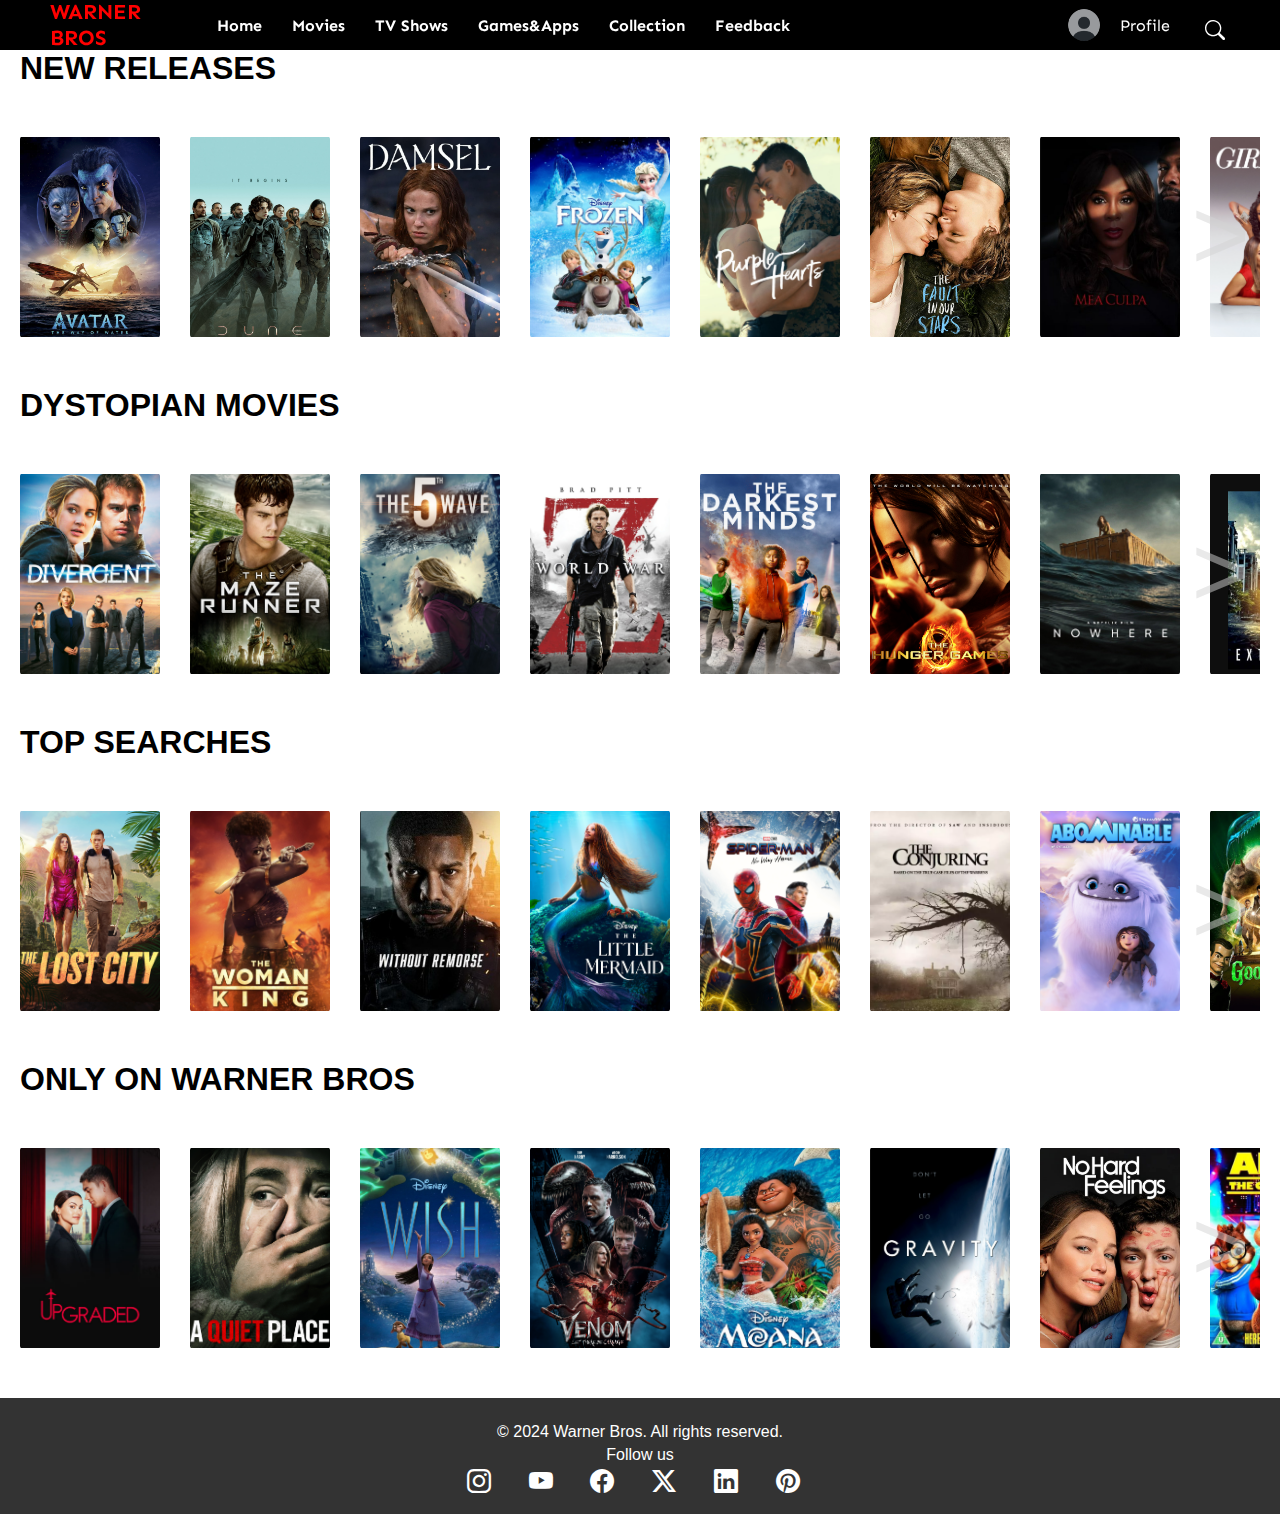
<file: movies.html>
<html lang="en">

<head>
    <meta charset="UTF-8">
    <meta http-equiv="X-UA-Compatible" content="IE=edge">
    <meta name="viewport" content="width=device-width, initial-scale=1.0">
    <link rel="stylesheet" href="mystyle.css">
    <link rel="stylesheet" href="https://fonts.googleapis.com/css2?family=Roboto:wght@100;300;400;500;700;900&family=Sen:wght@400;700;800&display=swap">
    <link rel="stylesheet" href="https://cdn.jsdelivr.net/npm/bootstrap-icons@1.11.3/font/bootstrap-icons.min.css">
    <link rel="shortcut icon" href="images/logo.png" type="image/x-icon">
    <title>WARNER BROS</title>
</head>

<body>
    <header>
    <div class="navbar">
        <div class="navbar-container">
            <div class="logo-container">
                <h1 class="logo">WARNER BROS</h1>
            </div>
            <div class="menu-container">
                <ul class="menu-list">
                    <li><a href="index.html" class="menu-list-item active">Home<a></li>
                    <li><a href="movies.html" class="menu-list-item active">Movies</a></li>
                    <li><a href="tv shows.html" class="menu-list-item active">TV Shows</a></li>
                    <li><a href="games&apps.html" class="menu-list-item active">Games&Apps</a></li>
                    <li><a href="collection.html" class="menu-list-item active">Collection</a></li>
                    <li><a href="feedback.html" class="menu-list-item active">Feedback</a></li>

                </ul>
            </div>
            <div class="profile-container">
                <img class="profile-picture" src="images/user.png" alt="user">
                <div class="profile-text-container">
                    <span class="profile-text">Profile</span>
                </div>
                
            </div>
            <div class="button">
                <span class="btn1"><i class="bi bi-search" style="width: 10px; height:10px;"></i></span>
            </div>  
            </div>
        </div>
    </div>
    </header>
    <section>
            <div class="movie-list-container">
                <h1 class="movie-list-title">NEW RELEASES</h1>
                <div class="movie-list-wrapper">
                    <div class="arrow left-arrow">&lt;</div>
                    <div class="movie-list">
                        <div class="movie-list-item">
                            <img class="movie-list-item-img" src="images/avatar.png" alt="" style="width: 140px; height: 200px; border-radius: 1%;">
                            <span class="movie-list-item-title">AVATAR</span>
                            <p class="movie-list-item-desc"></p>
                            <button class="movie-list-item-button">Recently Added</button>
                        </div>
                        <div class="movie-list-item">
                            <img class="movie-list-item-img" src="images/dune.png" alt="" style="width: 140px; height: 200px; border-radius: 1%;">
                            <span class="movie-list-item-title">DUNE</span>
                            <p class="movie-list-item-desc"></p>
                            <button class="movie-list-item-button">Recently Added</button>
                        </div>
                        <div class="movie-list-item">
                            <img class="movie-list-item-img" src="images/dam.png" alt="" style="width: 140px; height: 200px; border-radius: 1%;">
                            <span class="movie-list-item-title">DAMSEL</span>
                            <p class="movie-list-item-desc"></p>
                            <button class="movie-list-item-button">Recently Added</button>
                        </div>
                        <div class="movie-list-item">
                            <img class="movie-list-item-img" src="images/frozen.png" alt="" style="width: 140px; height: 200px; border-radius: 1%;">
                            <span class="movie-list-item-title">FROZEN</span>
                            <p class="movie-list-item-desc"></p>
                            <button class="movie-list-item-button">Recently Added</button>
                        </div>
                        <div class="movie-list-item">
                            <img class="movie-list-item-img" src="images/purple hearts.png" alt="" style="width: 140px; height: 200px; border-radius: 1%;">
                            <span class="movie-list-item-title">PURPLE HEARTS</span>
                            <p class="movie-list-item-desc"></p>
                            <button class="movie-list-item-button">Recently Added</button>
                        </div>
                        <div class="movie-list-item">
                            <img class="movie-list-item-img" src="images/fault in our stars.png" alt="" style="width: 140px; height: 200px; border-radius: 1%;">
                            <span class="movie-list-item-title">THE FAULT IN OUR STARS</span>
                            <p class="movie-list-item-desc"></p>
                            <button class="movie-list-item-button">Recently Added</button>
                        </div>
                        <div class="movie-list-item">
                            <img class="movie-list-item-img" src="images/mea culpa.png" alt="" style="width: 140px; height: 200px; border-radius: 1%;">
                            <span class="movie-list-item-title">MEA CULPA</span>
                            <p class="movie-list-item-desc"></p>
                            <button class="movie-list-item-button">Recently Added</button>
                        </div>
                        <div class="movie-list-item">
                            <img class="movie-list-item-img" src="images/girls trip.png" alt="" style="width: 140px; height: 200px; border-radius: 1%;">
                            <span class="movie-list-item-title">GIRLS TRIP</span>
                            <p class="movie-list-item-desc"></p>
                            <button class="movie-list-item-button">Recently Added</button>
                        </div>
                        <div class="movie-list-item">
                            <img class="movie-list-item-img" src="images/everything evrything.png" alt="" style="width: 140px; height: 200px; border-radius: 1%;">
                            <span class="movie-list-item-title">EVERYTHING EVERYTHING</span>
                            <p class="movie-list-item-desc"></p>
                            <button class="movie-list-item-button">Recently Added</button>
                        </div>
                        <div class="movie-list-item">
                            <img class="movie-list-item-img" src="images/kung fu.png" alt="" style="width: 140px; height: 200px; border-radius: 1%;">
                            <span class="movie-list-item-title">KUNG FU PANDA</span>
                            <p class="movie-list-item-desc"></p>
                            <button class="movie-list-item-button">Recently Added</button>
                        </div>
                    </div>
                    <div class="arrow right-arrow">&gt;</div>
                </div>
            </div>
            <div class="movie-list-container">
                <h1 class="movie-list-title">DYSTOPIAN MOVIES</h1>
                <div class="movie-list-wrapper">
                    <div class="arrow left-arrow">&lt;</div>
                    <div class="movie-list">
                        <div class="movie-list-item">
                            <img class="movie-list-item-img" src="images/divergent.png" alt="" style="width: 140px; height: 200px; border-radius: 1%;">
                            <span class="movie-list-item-title">DIVERGENT</span>
                            <p class="movie-list-item-desc">2014  Action/Sci-fi   2hr 19m</p>
                            <button class="movie-list-item-button">Watch</button>
                        </div>
                        <div class="movie-list-item">
                            <img class="movie-list-item-img" src="images/maze runner.png" alt="" style="width: 140px; height: 200px; border-radius: 1%;">
                            <span class="movie-list-item-title">MAZE RUNNER</span>
                            <p class="movie-list-item-desc">2014 Sci-fi/Action 1hr 53m</p>
                            <button class="movie-list-item-button">Watch</button>
                        </div>
                        <div class="movie-list-item">
                            <img class="movie-list-item-img" src="images/5th wave.png" alt="" style="width: 140px; height: 200px; border-radius: 1%;">
                            <span class="movie-list-item-title">THE 5TH WAVE</span>
                            <p class="movie-list-item-desc">2016 Sci-fi/Action 1h 52m</p>
                            <button class="movie-list-item-button">Watch</button>
                        </div>
                        <div class="movie-list-item">
                            <img class="movie-list-item-img" src="images/world war z.png" alt="" style="width: 140px; height: 200px; border-radius: 1%;">
                            <span class="movie-list-item-title">WORLD WAR Z</span>
                            <p class="movie-list-item-desc">2013 Horror/Action 1hr 56m</p>
                            <button class="movie-list-item-button">Watch</button>
                        </div>
                        <div class="movie-list-item">
                            <img class="movie-list-item-img" src="images/darkest minds.png" alt="" style="width: 140px; height: 200px; border-radius: 1%;">
                            <span class="movie-list-item-title">THE DARKEST MINDS</span>
                            <p class="movie-list-item-desc">2018 Sci-fi/Action 1hr 45m</p>
                            <button class="movie-list-item-button">Watch</button>
                        </div>
                        <div class="movie-list-item">
                            <img class="movie-list-item-img" src="images/hunger games.png" alt="" style="width: 140px; height: 200px; border-radius: 1%;">
                            <span class="movie-list-item-title">THE HUNGER GAMES</span>
                            <p class="movie-list-item-desc">2012 Action/Adventure 2hr 22m</p>
                            <button class="movie-list-item-button">Watch</button>
                        </div>
                        <div class="movie-list-item">
                            <img class="movie-list-item-img" src="images/nowhere.png" alt="" style="width: 140px; height: 200px; border-radius: 1%;">
                            <span class="movie-list-item-title">NOWHERE</span>
                            <p class="movie-list-item-desc">2023 Thriller/Drama 1hr 49m</p>
                            <button class="movie-list-item-button">Watch</button>
                        </div>
                        <div class="movie-list-item">
                            <img class="movie-list-item-img" src="images/extinction.png" alt="" style="width: 140px; height: 200px; border-radius: 1%;">
                            <span class="movie-list-item-title">EXTINCTION</span>
                            <p class="movie-list-item-desc"></p>
                            <button class="movie-list-item-button">Watch</button>
                        </div>
                        <div class="movie-list-item">
                            <img class="movie-list-item-img" src="images/how it ends.png" alt="" style="width: 140px; height: 200px; border-radius: 1%;">
                            <span class="movie-list-item-title">HOW IT ENDS</span>
                            <p class="movie-list-item-desc"></p>
                            <button class="movie-list-item-button">Watch</button>
                        </div>
                        <div class="movie-list-item">
                            <img class="movie-list-item-img" src="images/the happening.png" alt="" style="width: 140px; height: 200px; border-radius: 1%;">
                            <span class="movie-list-item-title">THE HAPPENING</span>
                            <p class="movie-list-item-desc"></p>
                            <button class="movie-list-item-button">Watch</button>
                        </div>
                    </div>
                    <div class="arrow right-arrow">&gt;</div>
                </div>
            </div>
            
            <div class="movie-list-container">
                <h1 class="movie-list-title">TOP SEARCHES</h1>
                <div class="movie-list-wrapper">
                    <div class="arrow left-arrow">&lt;</div>
                    <div class="movie-list">
                        <div class="movie-list-item">
                            <img class="movie-list-item-img" src="images/the lost city.png" alt="" style="width: 140px; height: 200px; border-radius: 1%;">
                            <span class="movie-list-item-title">THE LOST CITY</span>
                            <p class="movie-list-item-desc"></p>
                            <button class="movie-list-item-button">Watch</button>
                        </div>
                        <div class="movie-list-item">
                            <img class="movie-list-item-img" src="images/woman king.png" alt="" style="width: 140px; height: 200px; border-radius: 1%;">
                            <span class="movie-list-item-title">THE WOMAN KING</span>
                            <p class="movie-list-item-desc"></p>
                            <button class="movie-list-item-button">Watch</button>
                        </div>
                        <div class="movie-list-item">
                            <img class="movie-list-item-img" src="images/without remorse.png" alt="" style="width: 140px; height: 200px; border-radius: 1%;">
                            <span class="movie-list-item-title">WITHOUT REMORSE</span>
                            <p class="movie-list-item-desc"></p>
                            <button class="movie-list-item-button">Watch</button>
                        </div>
                        <div class="movie-list-item">
                            <img class="movie-list-item-img" src="images/mermaid.png" alt="" style="width: 140px; height: 200px; border-radius: 1%;">
                            <span class="movie-list-item-title">THE LITTLE MERMAID</span>
                            <p class="movie-list-item-desc"></p>
                            <button class="movie-list-item-button">Watch</button>
                        </div>
                        <div class="movie-list-item">
                            <img class="movie-list-item-img" src="images/spider man.png" alt="" style="width: 140px; height: 200px; border-radius: 1%;">
                            <span class="movie-list-item-title">SPIDER MAN</span>
                            <p class="movie-list-item-desc"></p>
                            <button class="movie-list-item-button">Watch</button>
                        </div>
                        <div class="movie-list-item">
                            <img class="movie-list-item-img" src="images/the conjuring.png" alt="" style="width: 140px; height: 200px; border-radius: 1%;">
                            <span class="movie-list-item-title">THE CONJURING</span>
                            <p class="movie-list-item-desc"></p>
                            <button class="movie-list-item-button">Watch</button>
                        </div>
                        <div class="movie-list-item">
                            <img class="movie-list-item-img" src="images/abominable.png" alt="" style="width: 140px; height: 200px; border-radius: 1%;">
                            <span class="movie-list-item-title">ABOMINABLE</span>
                            <p class="movie-list-item-desc"></p>
                            <button class="movie-list-item-button">Watch</button>
                        </div>
                        <div class="movie-list-item">
                            <img class="movie-list-item-img" src="images/goosebumps.png" alt="" style="width: 140px; height: 200px; border-radius: 1%;">
                            <span class="movie-list-item-title">GOOSEBUMPS</span>
                            <p class="movie-list-item-desc"></p>
                            <button class="movie-list-item-button">Watch</button>
                        </div>
                        <div class="movie-list-item">
                            <img class="movie-list-item-img" src="images/gone girl.png" alt="" style="width: 140px; height: 200px; border-radius: 1%;">
                            <span class="movie-list-item-title">GONE GIRL</span>
                            <p class="movie-list-item-desc"></p>
                            <button class="movie-list-item-button">Watch</button>
                        </div>
                        <div class="movie-list-item">
                            <img class="movie-list-item-img" src="images/johnny english.png" alt="" style="width: 140px; height: 200px; border-radius: 1%;">
                            <span class="movie-list-item-title">JOHNY ENGLISH</span>
                            <p class="movie-list-item-desc"></p>
                            <button class="movie-list-item-button">Watch</button>
                        </div>
                    </div>
                    <div class="arrow right-arrow">&gt;</div>
                </div>
            </div>
            <div class="movie-list-container">
                <h1 class="movie-list-title">ONLY ON WARNER BROS</h1>
                <div class="movie-list-wrapper">
                    <div class="arrow left-arrow">&lt;</div>
                    <div class="movie-list">
                        <div class="movie-list-item">
                            <img class="movie-list-item-img" src="images/upgraded.png" alt="" style="width: 140px; height: 200px; border-radius: 1%;">
                            <span class="movie-list-item-title">UPGRADED</span>
                            <p class="movie-list-item-desc"></p>
                            <button class="movie-list-item-button">Watch</button>
                        </div>
                        <div class="movie-list-item">
                            <img class="movie-list-item-img" src="images/quite place.png" alt="" style="width: 140px; height: 200px; border-radius: 1%;">
                            <span class="movie-list-item-title">THE QUITE PLACE</span>
                            <p class="movie-list-item-desc"></p>
                            <button class="movie-list-item-button">Watch</button>
                        </div>
                        <div class="movie-list-item">
                            <img class="movie-list-item-img" src="images/wish.png" alt="" style="width: 140px; height: 200px; border-radius: 1%;">
                            <span class="movie-list-item-title">WISH</span>
                            <p class="movie-list-item-desc"></p>
                            <button class="movie-list-item-button">Watch</button>
                        </div>
                        <div class="movie-list-item">
                            <img class="movie-list-item-img" src="images/venom.png" alt="" style="width: 140px; height: 200px; border-radius: 1%;">
                            <span class="movie-list-item-title">WAGES OF FEAR</span>
                            <p class="movie-list-item-desc"></p>
                            <button class="movie-list-item-button">Watch</button>
                        </div>
                        <div class="movie-list-item">
                            <img class="movie-list-item-img" src="images/moana.png" alt="" style="width: 140px; height: 200px; border-radius: 1%;">
                            <span class="movie-list-item-title">MOANA</span>
                            <p class="movie-list-item-desc"></p>
                            <button class="movie-list-item-button">Watch</button>
                        </div>
                        <div class="movie-list-item">
                            <img class="movie-list-item-img" src="images/gravity.png" alt="" style="width: 140px; height: 200px; border-radius: 1%;">
                            <span class="movie-list-item-title">GRAVITY</span>
                            <p class="movie-list-item-desc"></p>
                            <button class="movie-list-item-button">Watch</button>
                        </div>
                        <div class="movie-list-item">
                            <img class="movie-list-item-img" src="images/no hard feelings.png" alt="" style="width: 140px; height: 200px; border-radius: 1%;">
                            <span class="movie-list-item-title">NO HARD FEELINGS</span>
                            <p class="movie-list-item-desc"></p>
                            <button class="movie-list-item-button">Watch</button>
                        </div>
                        <div class="movie-list-item">
                            <img class="movie-list-item-img" src="images/alvin.png" alt="" style="width: 140px; height: 200px; border-radius: 1%;">
                            <span class="movie-list-item-title">ALVIN AND THE CHIPMUNKS</span>
                            <p class="movie-list-item-desc"></p>
                            <button class="movie-list-item-button">Watch</button>
                        </div>
                        <div class="movie-list-item">
                            <img class="movie-list-item-img" src="images/charlies angels.png" alt="" style="width: 140px; height: 200px; border-radius: 1%;">
                            <span class="movie-list-item-title">CHARLIE'S ANGELS</span>
                            <p class="movie-list-item-desc"></p>
                            <button class="movie-list-item-button">Watch</button>
                        </div>
                        <div class="movie-list-item">
                            <img class="movie-list-item-img" src="images/black panther.png" alt="" style="width: 140px; height: 200px; border-radius: 1%;">
                            <span class="movie-list-item-title">BLACK PANTHER</span>
                            <p class="movie-list-item-desc"></p>
                            <button class="movie-list-item-button">Watch</button>
                        </div>
                    </div>
                    <div class="arrow right-arrow">&gt;</div>
                </div>
            </div>
        </div>
    </div>
    </section>
    <script src="script.js"></script>
    <footer>
        <p>&copy; 2024 Warner Bros. All rights reserved.</p>
        <p>Follow us</p>
        <a href="https://www.instagram.com/warnerbrosentertainment" target="_blank" aria-label="Instagram"><i class="bi bi-instagram"></i></a>&nbsp;&nbsp;&nbsp;
        <a href="https://www.youtube.com/user/WarnerBrosOnline" target="_blank" aria-label="YouTube"><i class="bi bi-youtube"></i></a>&nbsp;&nbsp;&nbsp;
        <a href="https://www.facebook.com/warnerbrosent" target="_blank" aria-label="Facebook"><i class="bi bi-facebook"></i></a>&nbsp;&nbsp;&nbsp;
        <a href="https://twitter.com/warnerbros" target="_blank" aria-label="Twitter"><i class="bi bi-twitter-x"></i></a>&nbsp;&nbsp;&nbsp;
        <a href="https://www.linkedin.com/company/warner-bros-entertainment" target="_blank" aria-label="LinkedIn"><i class="bi bi-linkedin"></i></a>&nbsp;&nbsp;&nbsp;
        <a href="https://pin.it/2JUZkU4TT" target="_blank" aria-label="Pinterest"><i class="bi bi-pinterest"></i></a>&nbsp;&nbsp;&nbsp;
    </footer>   
</body>
</html>
</file>
<file: mystyle.css>
* {
    margin: 0;
  }
  
  body {
    font-family: "Sengui UI", sans-serif;
  }
  
  .navbar {
    width: 100%;
    height: 50px;
    background-color: black;
    position: sticky;
    top: 0;
  }
  
  .navbar-container {
    display: flex;
    align-items: center;
    padding: 0 50px;
    height: 100%;
    color: white;
    font-family: "Sen", sans-serif;
  }
  
  .logo-container {
    flex: 1;
  }
  
  .logo {
    font-size: 21.6px;
    color: red;
  }
  
  .menu-container {
    flex: 6;
  }
  
  .menu-list {
    display: flex;
    list-style: none;
  }
  
  .menu-list-item {
    margin-right: 30px;
  }
  
  .menu-list-item.active {
    font-weight: bold;
    color: white;
    text-decoration: none;
  }
  .profile-container {
    flex: 2;
    display: flex;
    align-items: center;
    justify-content: flex-end;
  }
  
  .profile-text-container {
    margin: 0 20px;
  }
  
  .profile-picture {
    width: 32px;
    height: 32px;
    border-radius: 50%;
    object-fit: cover;
  }

  .container {
    background-color: #151515;
    min-height: calc(100vh - 50px);
    color: white;
  }
  
  .content-container {
    margin-left: 50px;
  }
  
  .featured-content {
    height: 75vh;
    padding: 50px;
  }
  
  .featured-title {
    width: 200px;
  }
  
  .featured-desc {
    width: 600px;
    color: white;
    margin: 30px 0;
  }
  .featured-descc {
    position: absolute;
    font-size: 20px;
    color: white;
    top: 350px;
    width: 700px;
  }
  
  .featured-button {
    background-color: lightgrey;
    color: white;
    padding: 10px 20px;
    border-radius: 10px;
    border: none;
    outline: none;
    font-weight: bold;
  }
  
  .movie-list-container {
    padding: 0 20px;
  }
  
  .movie-list-wrapper {
    position: relative;
    overflow: hidden;
  }
  
  .movie-list {
    display: flex;
    align-items: center;
    height: 300px;
    transform: translateX(0);
    transition: all 1s ease-in-out;
  }
  
  .movie-list-item {
    margin-right: 30px;
    position: relative;
  }
  
  .movie-list-item:hover .movie-list-item-img {
    transform: scale(1.2);
    margin: 0 30px;
    opacity: 0.5;
  }
  
  .movie-list-item:hover .movie-list-item-title,
  .movie-list-item:hover .movie-list-item-desc,
  .movie-list-item:hover .movie-list-item-button {
    opacity: 1;
  }
  
  .movie-list-item-img {
    transition: all 1s ease-in-out;
    width: 280px;
    height: 200px;
    object-fit: cover;
    border-radius: 20px;
  }
  
  .movie-list-item-title {
    padding: 0 10px;
    font-size: 23px;
    font-weight: bold;
    position: absolute;
    top: 10%;
    left: 50px;
    opacity: 0;
    transition: 1s all ease-in-out;
  }
  
  .movie-list-item-desc {
    padding: 10px;
    font-size: 14px;
    position: absolute;
    top: 30%;
    left: 50px;
    width: 230px;
    opacity: 0;
    transition: 1s all ease-in-out;
  }
  
  .movie-list-item-button {
    padding: 10px;
    background-color: red;
    color: white;
    border-radius: 10px;
    outline: none;
    border: none;
    cursor: pointer;
    position: absolute;
    bottom: 20px;
    left: 50px;
    opacity: 0;
    transition: 1s all ease-in-out;
  }
  
  .arrow {
    font-size: 100px;
    position: absolute;
    top: 30%;
    color: lightgray;
    opacity: 0.5;
    cursor: pointer;
}
.button {
  display: inline-block;
}
.btn1 {
  display: flex;
  align-items: center;
  justify-content: center;
  width: 40px;
  height: 40px;
  color: white;
  border-radius: 5px;
  cursor: pointer;
}
.btn1 i {
  font-size: 20px;
}

.left-arrow {
    left: 10px;
}

.right-arrow {
    right: 10px;
}

.arrow:hover{
  opacity: 1;
}
 
  .container.active {
    background-color: white;
  }
  
  .movie-list-title.active {
    color: black;
  }
  
  .navbar-container.active {
    background-color: white;
  
    color: black;
  }
  
  .left-menu-icon.active{
      color: black;
  }
  .genre-table {
    width: 100%;
    margin-bottom: 20px;
    border-collapse: collapse;
}

.genre-table th, .genre-table td {
    border: 1px solid #ddd;
    padding: 8px;
    text-align: left;
}

.genre-table th {
    background-color: #333;
    color: white;
}

.movie-list-item-img {
    width: 100%;
    height: auto;
    object-fit: cover;
    border-radius: 10px;
}

.movie-list-item-title {
    font-size: 16px;
    font-weight: bold;
    margin-top: 10px;
}

.movie-list-item-desc {
    font-size: 14px;
    margin: 5px 0;
}

.movie-list-item-button {
    padding: 10px 20px;
    background-color: red;
    color: white;
    border-radius: 5px;
    border: none;
    cursor: pointer;
    font-size: 14px;
}

.movie-list-item-button:hover {
    background-color: darkred;
}


footer {
  background-color: #333;
  color: #fff;
  text-align: center;
  padding: 20px 0;
  font-family: 'Arial', sans-serif;
}

footer p {
  margin: 5px 0;
}

footer i {
  font-size: 24px;
  margin: 0 10px;
  color: #fff;
  cursor: pointer;
  transition: color 0.3s ease;
}

  
  @media only screen and (max-width: 940px){
      .menu-container{
          display: none;
      }
  }
</file>
